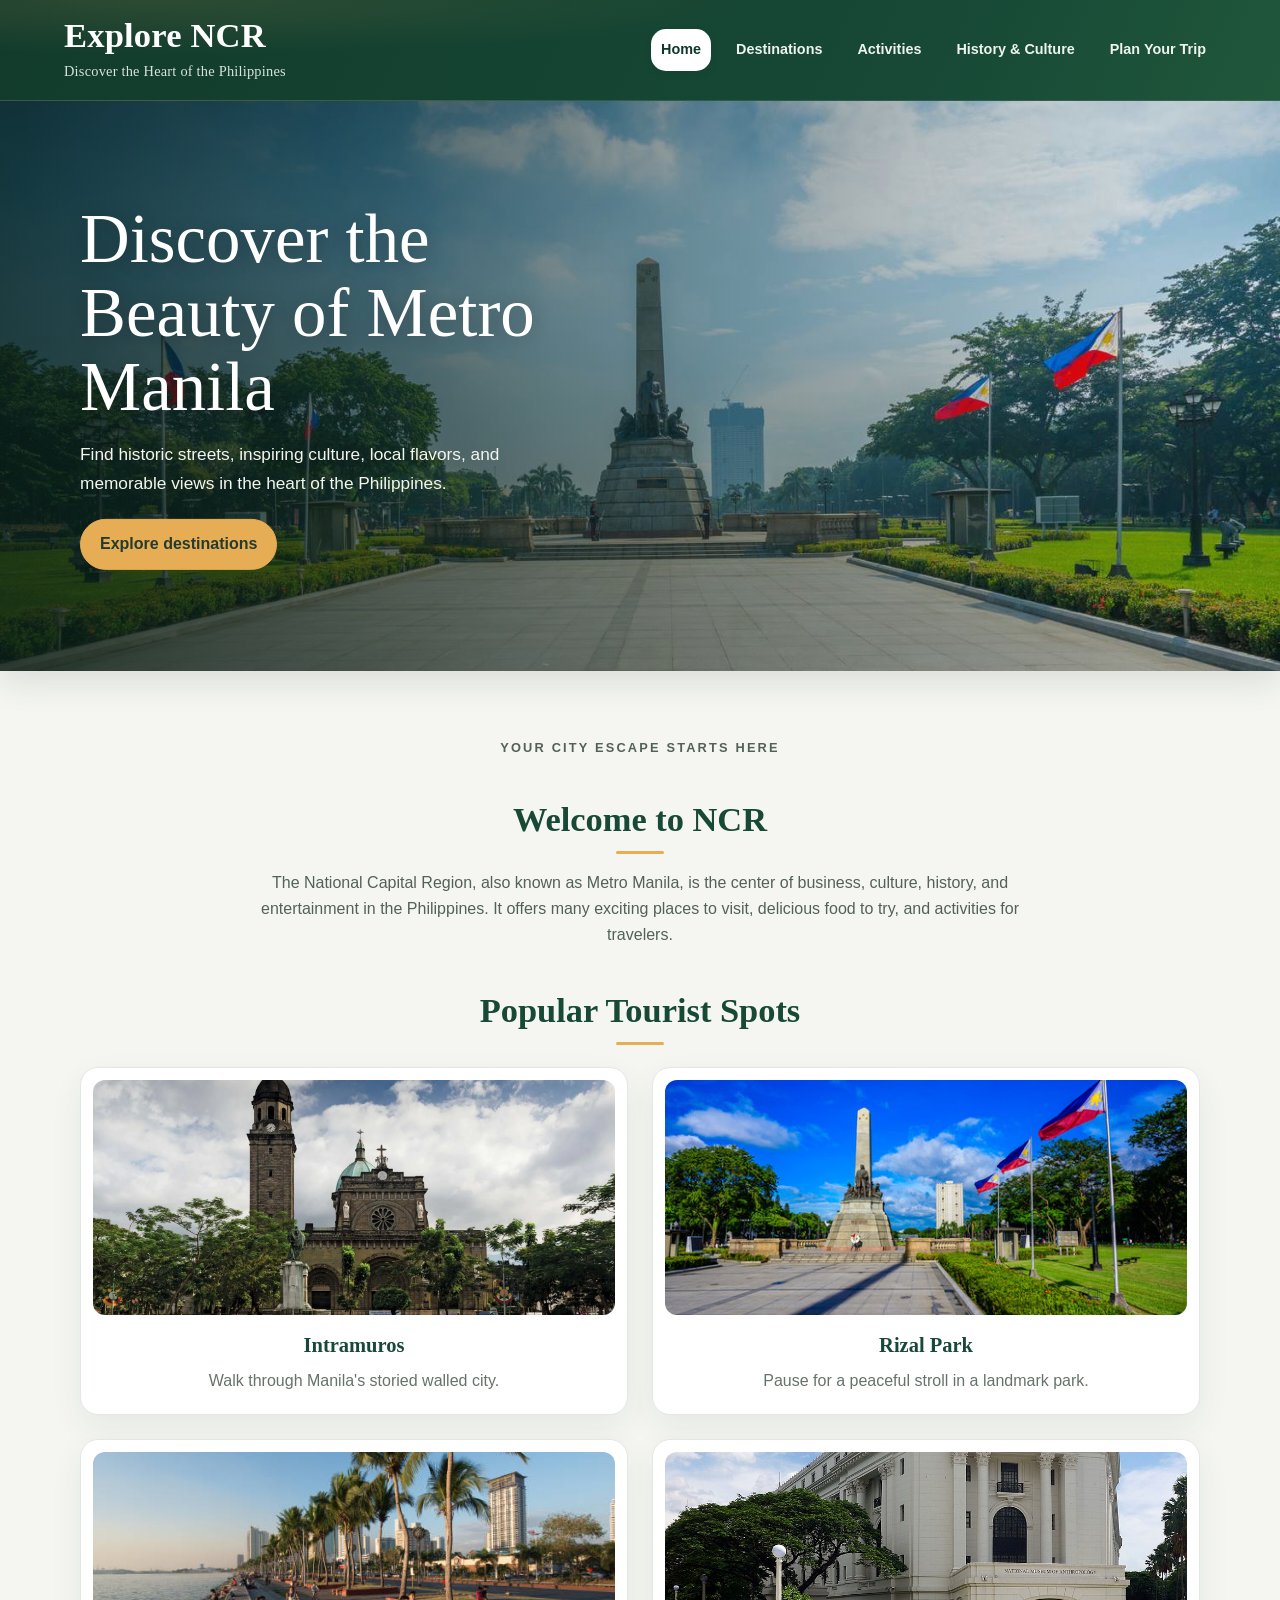
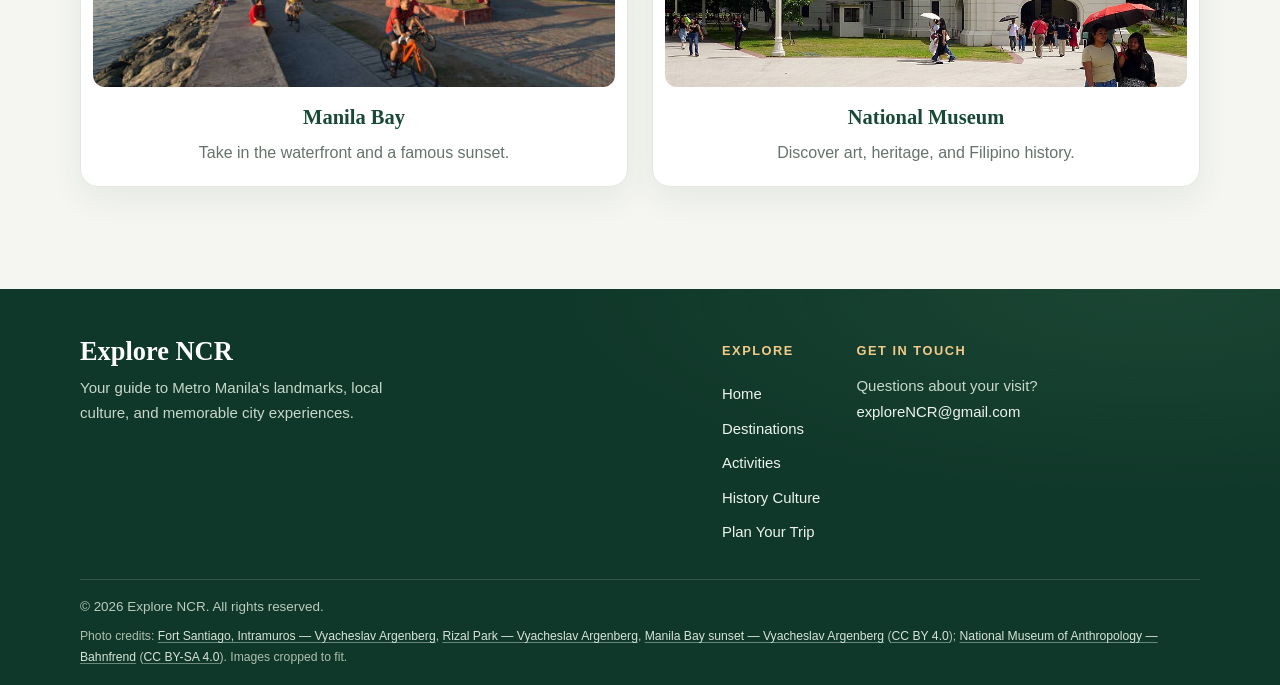
<file: index.html>
<!DOCTYPE html>
<html lang="en">
<head>
    <meta charset="UTF-8">
    <meta name="viewport" content="width=device-width, initial-scale=1.0">
    <title>Explore NCR</title>
    <link rel="stylesheet" href="style.css">
</head>

<body>

<header>
    <h1>Explore NCR</h1>
    <p>Discover the Heart of the Philippines</p>


    <nav>
        <a href="index.html" aria-current="page">Home</a>
        <a href="destinations.html">Destinations</a>
        <a href="activities.html">Activities</a>
        <a href="history.html">History & Culture</a>
        <a href="plan-trip.html">Plan Your Trip</a>
    </nav>

</header>

<section class="hero">
    <img src="Assets/Images/rizal.jpg" alt="Mayon Volcano of Albay">
    <div class="hero-copy">
        <h2>Discover the Beauty of Metro Manila</h2>
        <p>Find historic streets, inspiring culture, local flavors, and memorable views in the heart of the Philippines.</p>
        <a class="button" href="destinations.html">Explore destinations</a>
    </div>
</section>

<section class="content">
    <p class="eyebrow">Your city escape starts here</p>
    <h2>Welcome to NCR</h2>

    <p>
        The National Capital Region, also known as Metro Manila, is the
        center of business, culture, history, and entertainment in the
        Philippines. It offers many exciting places to visit, delicious
        food to try, and activities for travelers.
    </p>

    <h2>Popular Tourist Spots</h2>

    <div class="gallery">

        <div>
            <img src="Assets/Images/Intramuros.webp" alt="Fort Santiago gate in Intramuros">
            <h3>Intramuros</h3>
            <p>Walk through Manila's storied walled city.</p>
        </div>

        <div>
            <img src="Assets/Images/Rizal park.jpg" alt="Green park scenery at Rizal Park">
            <h3>Rizal Park</h3>
            <p>Pause for a peaceful stroll in a landmark park.</p>
        </div>

        <div>
            <img src="Assets/Images/Manila bay.jpg" alt="View across Manila Bay">
            <h3>Manila Bay</h3>
            <p>Take in the waterfront and a famous sunset.</p>
        </div>

        <div>
            <img src="Assets/Images/national-museum.jpg" alt="Exterior of the National Museum of Anthropology in Manila">
            <h3>National Museum</h3>
            <p>Discover art, heritage, and Filipino history.</p>
        </div>

    </div>
</section>

<footer>
    <div class="footer-main">
        <section class="footer-brand" aria-label="About Explore NCR">
            <h2>Explore NCR</h2>
            <p>Your guide to Metro Manila's landmarks, local culture, and memorable city experiences.</p>
        </section>
        <nav class="footer-links" aria-label="Footer navigation">
            <h2 class="footer-heading">Explore</h2>
            <a href="index.html">Home</a>
            <a href="destinations.html">Destinations</a>
            <a href="activities.html">Activities</a>
            <a href="history.html">History Culture</a>
            <a href="plan-trip.html">Plan Your Trip</a>
        </nav>
        <section class="footer-contact" aria-label="Contact information">
            <h2 class="footer-heading">Get in touch</h2>
            <p>Questions about your visit?</p>
            <a href="mailto:exploreNCR@gmail.com">exploreNCR@gmail.com</a>
        </section>
    </div>
    <div class="footer-bottom">
        <p>© 2026 Explore NCR. All rights reserved.</p>
        <p class="footer-credits">
            Photo credits:
            <a href="https://commons.wikimedia.org/wiki/File:Manila,_Fort_Santiago,_Walled_city_of_Intramuros,_Philippines.jpg">Fort Santiago, Intramuros — Vyacheslav Argenberg</a>,
            <a href="https://commons.wikimedia.org/wiki/File:Manila,_Rizal_Park,_Philippines.jpg">Rizal Park — Vyacheslav Argenberg</a>,
            <a href="https://commons.wikimedia.org/wiki/File:Dreamy_sunset_in_Manila_Bay,_Manila,_Philippines.jpg">Manila Bay sunset — Vyacheslav Argenberg</a>
            (<a href="https://creativecommons.org/licenses/by/4.0/">CC BY 4.0</a>);
            <a href="https://commons.wikimedia.org/wiki/File:Exterior_of_the_National_Museum_of_Anthropology_(Manila),_2025_(01).jpg">National Museum of Anthropology — Bahnfrend</a>
            (<a href="https://creativecommons.org/licenses/by-sa/4.0/">CC BY-SA 4.0</a>). Images cropped to fit.
        </p>
    </div>
</footer>


</body>
</html>
</file>
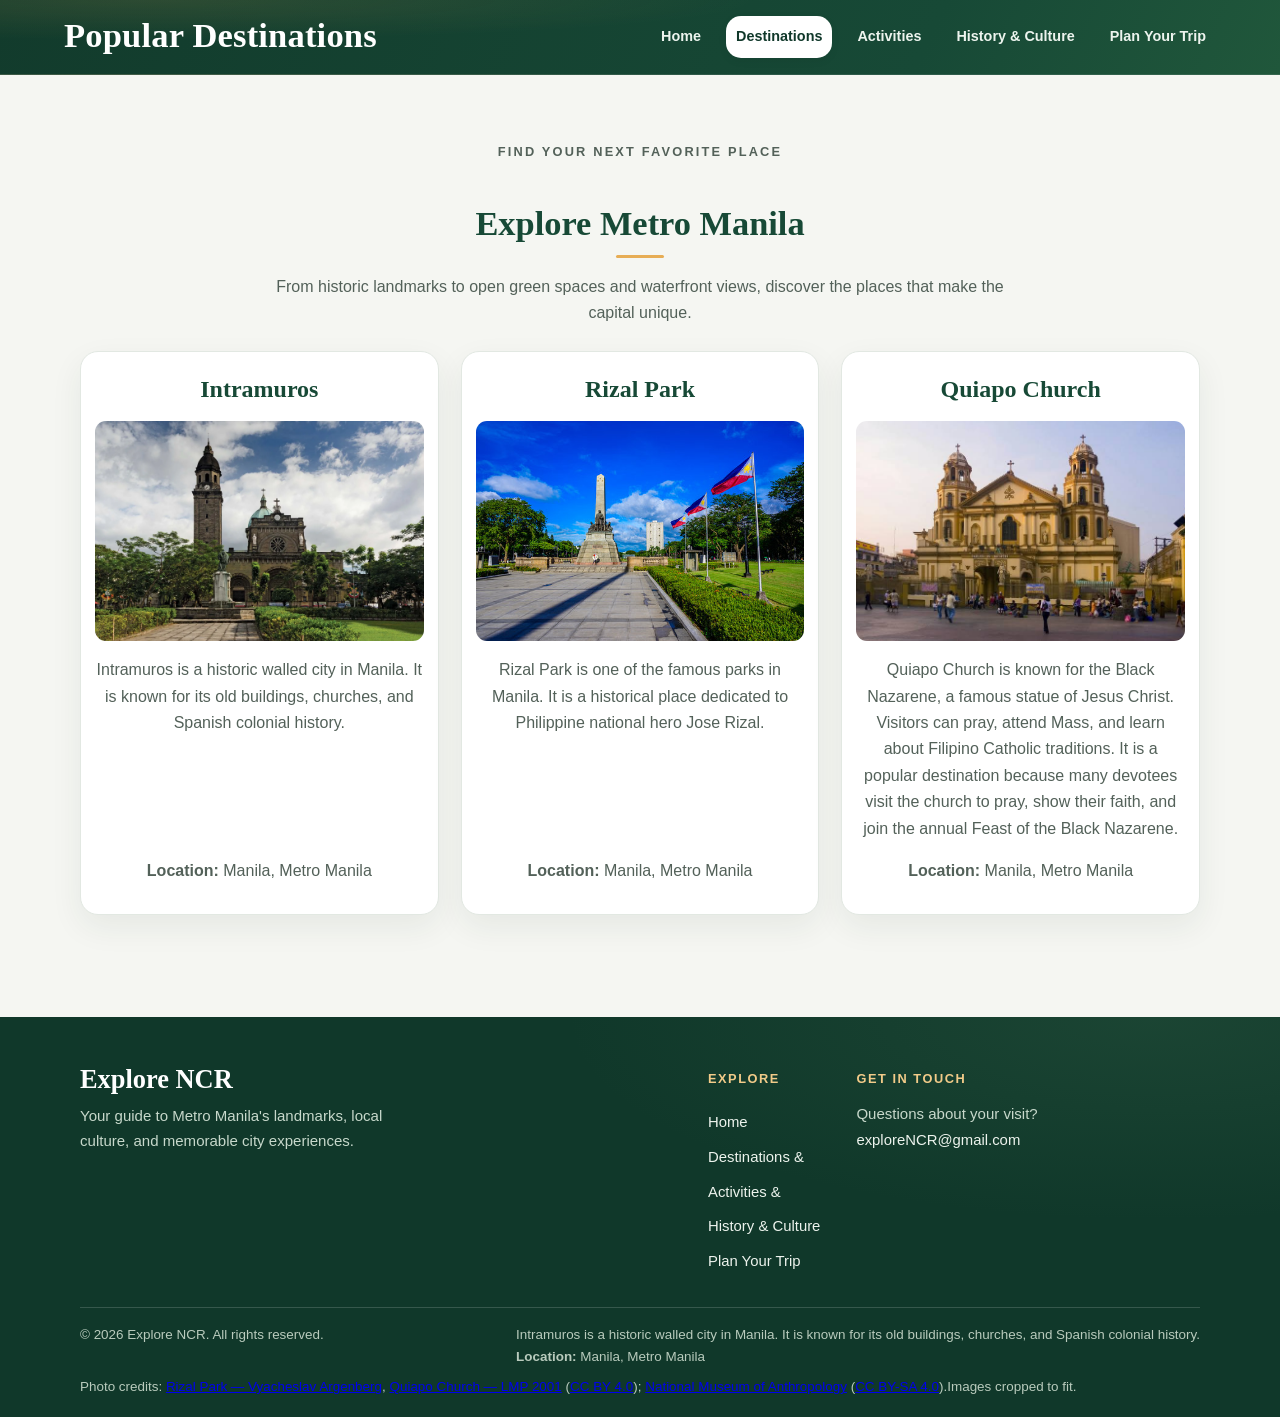
<file: destinations.html>
<!DOCTYPE html>
<html lang="en">
<head>
    <meta charset="UTF-8">
    <meta name="viewport" content="width=device-width, initial-scale=1.0">
    <title>Popular Destinations</title>
    <link rel="stylesheet" href="style.css">
</head>

<body>

<header>
    <h1>Popular Destinations</h1>

    <nav>
        <a href="index.html">Home</a>
        <a href="destinations.html" aria-current="page">Destinations</a>
        <a href="activities.html">Activities</a>
        <a href="history.html">History & Culture</a>
        <a href="plan-trip.html">Plan Your Trip</a>
    </nav>
</header>

<section class="content">

    <p class="eyebrow">Find your next favorite place</p>
    <h2>Explore Metro Manila</h2>
    <p>From historic landmarks to open green spaces and waterfront views, discover the places that make the capital unique.</p>

    <div class="destination-grid">
        <article class="destination">
           <h2>Intramuros</h2>
           <img src="Assets/Images/Intramuros.webp" alt="Intramuros, the historic walled city in Manila" loading="lazy">
            <p>
                Intramuros is a historic walled city in Manila. It is known
                for its old buildings, churches, and Spanish colonial history.
            </p>
            <p><b>Location:</b> Manila, Metro Manila</p>
        </article>

        <article class="destination">
            <h2>Rizal Park</h2>

          <img src="Assets/Images/Rizal park.jpg" alt="Luneta Park (Rizal Park) in Manila" loading="lazy">
             
             <p>
                Rizal Park is one of the famous parks in Manila. It is a
                historical place dedicated to Philippine national hero
                Jose Rizal.
            </p>
            <p><b>Location:</b> Manila, Metro Manila</p>
        </article>

        <article class="destination">
            <h2>Quiapo Church</h2>
           <img src="Assets/Images/Quiapo Church.jpg" alt="Quiapo Church in Manila" loading="lazy">
            <p>
                Quiapo Church is known for the Black Nazarene, a famous statue of Jesus Christ. 
                Visitors can pray, attend Mass,
                and learn about Filipino Catholic traditions.
                It is a popular destination because many devotees 
                visit the church to pray, show their faith, and join
                the annual Feast of the Black Nazarene.
            </p>
            <p><b>Location:</b> Manila, Metro Manila</p>
        </article>
    </div>

</section>

<footer>
    <div class="footer-main">
        <section class="footer-brand" aria-label="About Explore NCR">
            <h2>Explore NCR</h2>
            <p>Your guide to Metro Manila's landmarks, local culture, and memorable city experiences.</p>
        </section>
        <nav class="footer-links" aria-label="Footer navigation">
            <h2 class="footer-heading">Explore</h2>
            <a href="index.html">Home</a>
            <a href="destinations.html">Destinations &amp;</a>
            <a href="activities.html">Activities &amp;</a>
            <a href="history.html">History &amp; Culture</a>
            <a href="plan-trip.html">Plan Your Trip</a>
        </nav>
        <section class="footer-contact" aria-label="Contact information">
            <h2 class="footer-heading">Get in touch</h2>
            <p>Questions about your visit?</p>
            <a href="mailto:exploreNCR@gmail.com">exploreNCR@gmail.com</a>
        </section>
    </div>
    <div class="footer-bottom">
    <p class="copyright">© 2026 Explore NCR. All rights reserved.</p>

    <div class="footer-info">
        <p class="about">
            Intramuros is a historic walled city in Manila. It is known
            for its old buildings, churches, and Spanish colonial history.
        </p>
        <p class="location"><b>Location:</b> Manila, Metro Manila</p>
    </div>

    <p class="credits">
        Photo credits:
        <a href="https://commons.wikimedia.org/wiki/File:Manila,_Rizal_Park,_Philippines.jpg">Rizal Park — Vyacheslav Argenberg</a>,
        <a href="https://commons.wikimedia.org/wiki/File:Quiapo_Church_2024-05-31.jpg">Quiapo Church — LMP 2001</a>
        (<a href="https://creativecommons.org/licenses/by/4.0/">CC BY 4.0</a>);
        <a href="https://commons.wikimedia.org/wiki/File:Exterior_of_the_National_Museum_of_Anthropology_(Manila),_2025_(01).jpg">National Museum of Anthropology</a>
        (<a href="https://creativecommons.org/licenses/by-sa/4.0/">CC BY-SA 4.0</a>).Images cropped to fit.
    </p>
</div>
</footer>

</body>
</html>
</file>
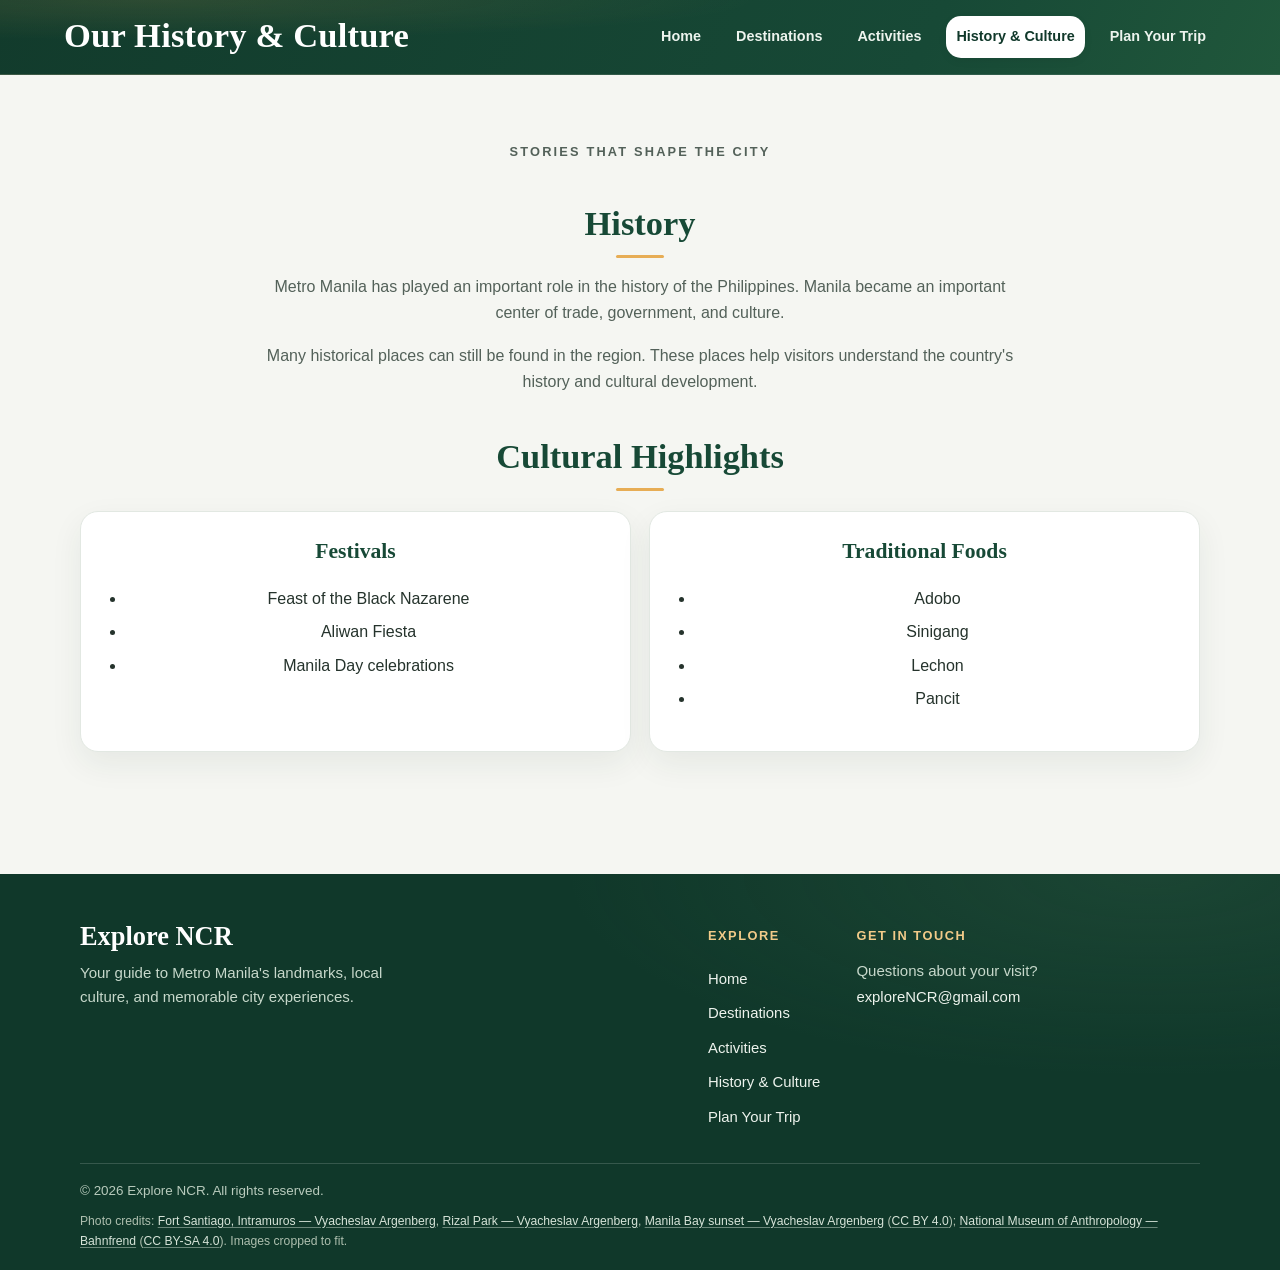
<file: history.html>
<!DOCTYPE html>
<html lang="en">
<head>
    <meta charset="UTF-8">
    <meta name="viewport" content="width=device-width, initial-scale=1.0">
    <title>Our History & Culture</title>
    <link rel="stylesheet" href="style.css">
</head>

<body>

<header>
    <h1>Our History & Culture</h1>

    <nav>
        <a href="index.html">Home</a>
        <a href="destinations.html">Destinations</a>
        <a href="activities.html">Activities</a>
        <a href="history.html" aria-current="page">History & Culture</a>
        <a href="plan-trip.html">Plan Your Trip</a>
    </nav>
</header>

<section class="content">

    <p class="eyebrow">Stories that shape the city</p>
    <h2>History</h2>

    <p>
        Metro Manila has played an important role in the history of
        the Philippines. Manila became an important center of trade,
        government, and culture.
    </p>

    <p>
        Many historical places can still be found in the region.
        These places help visitors understand the country's history
        and cultural development.
    </p>

    <h2>Cultural Highlights</h2>

    <div class="info-grid">
        <section class="info-card">
            <h3>Festivals</h3>
            <ul>
                <li>Feast of the Black Nazarene</li>
                <li>Aliwan Fiesta</li>
                <li>Manila Day celebrations</li>
            </ul>
        </section>

        <section class="info-card">
            <h3>Traditional Foods</h3>
            <ul>
                <li>Adobo</li>
                <li>Sinigang</li>
                <li>Lechon</li>
                <li>Pancit</li>
            </ul>
        </section>
    </div>

</section>

<footer>
    <div class="footer-main">
        <section class="footer-brand" aria-label="About Explore NCR">
            <h2>Explore NCR</h2>
            <p>Your guide to Metro Manila's landmarks, local culture, and memorable city experiences.</p>
        </section>
        <nav class="footer-links" aria-label="Footer navigation">
            <h2 class="footer-heading">Explore</h2>
            <a href="index.html">Home</a>
            <a href="destinations.html">Destinations</a>
            <a href="activities.html">Activities</a>
            <a href="history.html">History &amp; Culture</a>
            <a href="plan-trip.html">Plan Your Trip</a>
        </nav>
        <section class="footer-contact" aria-label="Contact information">
            <h2 class="footer-heading">Get in touch</h2>
            <p>Questions about your visit?</p>
            <a href="mailto:exploreNCR@gmail.com">exploreNCR@gmail.com</a>
        </section>
    </div>
    <div class="footer-bottom">
        <p>© 2026 Explore NCR. All rights reserved.</p>
        <p class="footer-credits">
            Photo credits:
            <a href="https://commons.wikimedia.org/wiki/File:Manila,_Fort_Santiago,_Walled_city_of_Intramuros,_Philippines.jpg">Fort Santiago, Intramuros — Vyacheslav Argenberg</a>,
            <a href="https://commons.wikimedia.org/wiki/File:Manila,_Rizal_Park,_Philippines.jpg">Rizal Park — Vyacheslav Argenberg</a>,
            <a href="https://commons.wikimedia.org/wiki/File:Dreamy_sunset_in_Manila_Bay,_Manila,_Philippines.jpg">Manila Bay sunset — Vyacheslav Argenberg</a>
            (<a href="https://creativecommons.org/licenses/by/4.0/">CC BY 4.0</a>);
            <a href="https://commons.wikimedia.org/wiki/File:Exterior_of_the_National_Museum_of_Anthropology_(Manila),_2025_(01).jpg">National Museum of Anthropology — Bahnfrend</a>
            (<a href="https://creativecommons.org/licenses/by-sa/4.0/">CC BY-SA 4.0</a>). Images cropped to fit.
        </p>
    </div>
</footer>

</body>
</html>
</file>
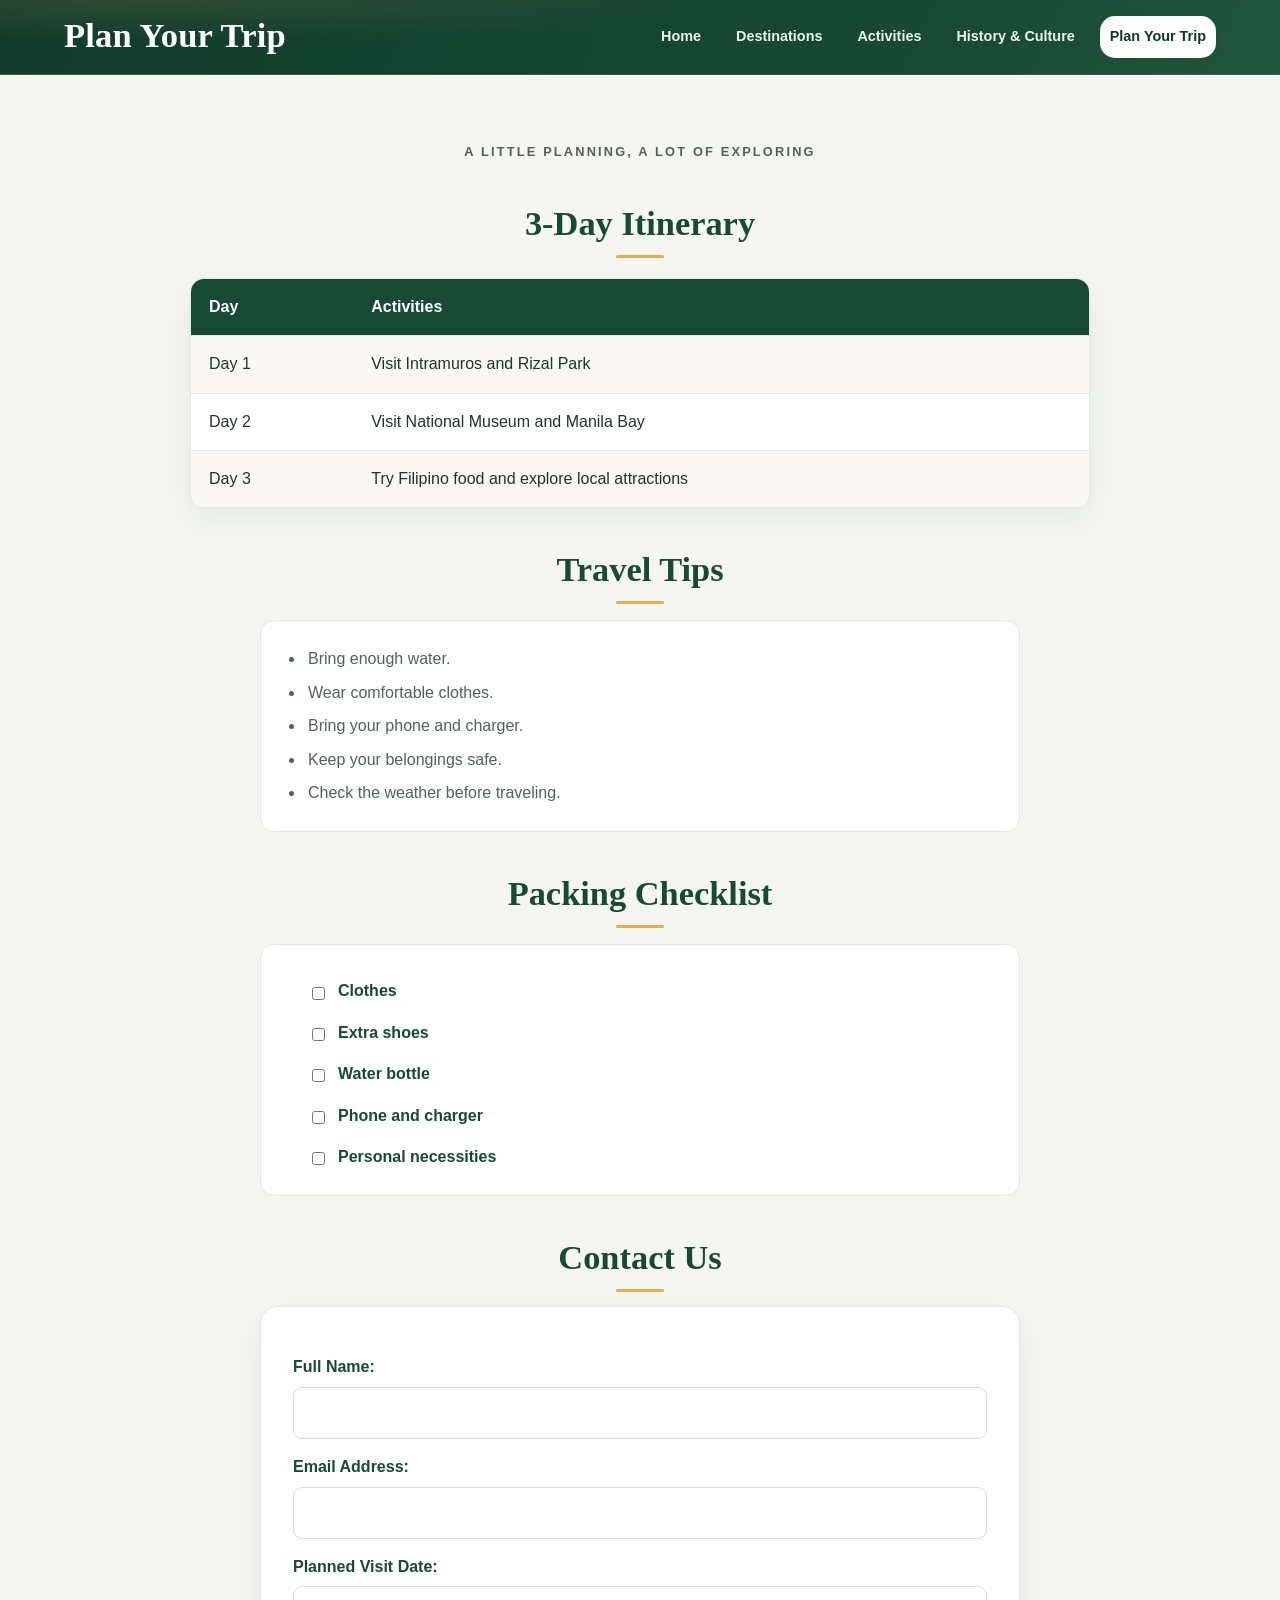
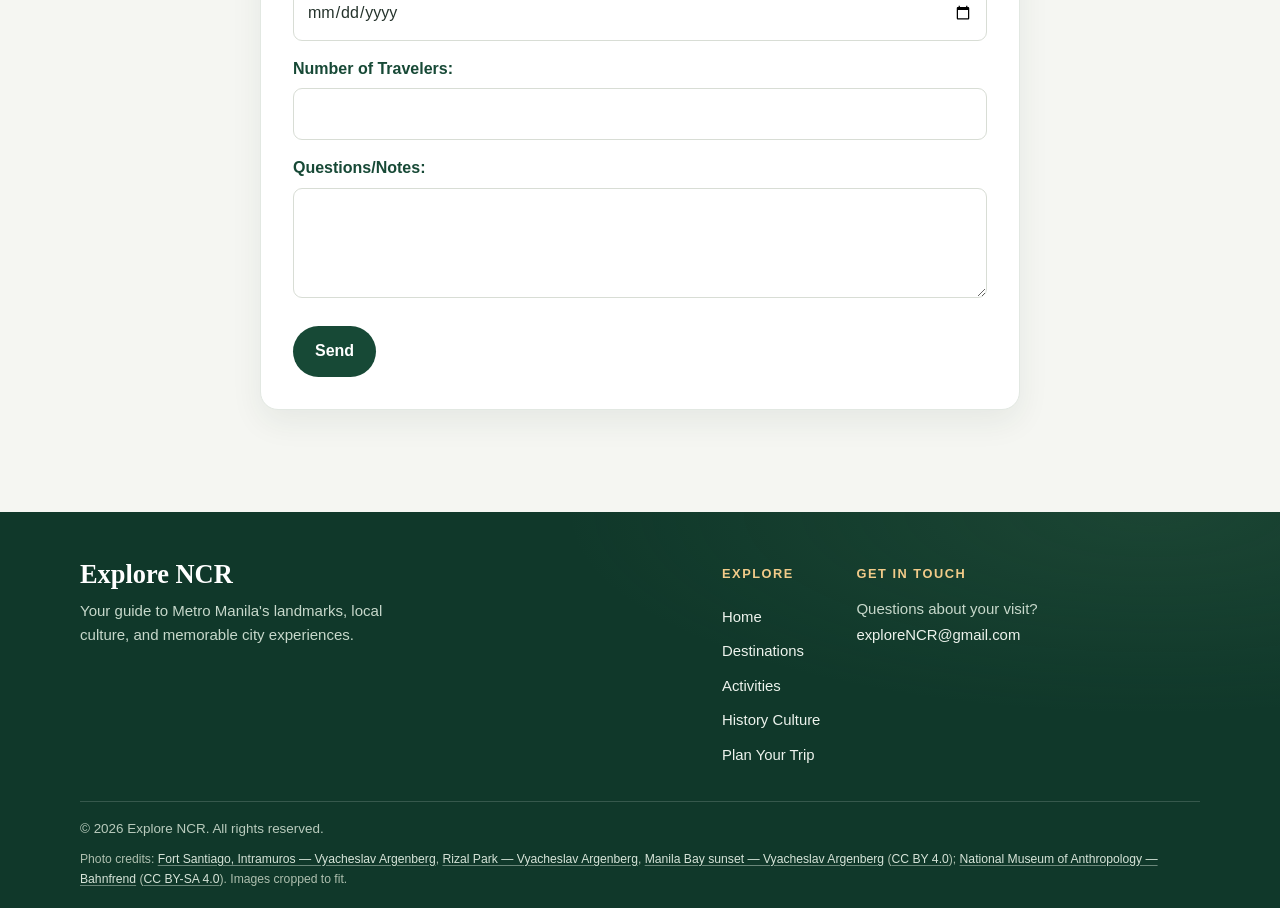
<file: plan-trip.html>
<!DOCTYPE html>
<html lang="en">
<head>
    <meta charset="UTF-8">
    <meta name="viewport" content="width=device-width, initial-scale=1.0">
    <title>Plan Your Trip</title>
    <link rel="stylesheet" href="style.css">
</head>

<body>

<header>
    <h1>Plan Your Trip</h1>

    <nav>
        <a href="index.html">Home</a>
        <a href="destinations.html">Destinations</a>
        <a href="activities.html">Activities</a>
        <a href="history.html">History & Culture</a>
        <a href="plan-trip.html" aria-current="page">Plan Your Trip</a>
    </nav>
</header>

<section class="content">

    <p class="eyebrow">A little planning, a lot of exploring</p>
    <h2>3-Day Itinerary</h2>

    <table>
        <tbody>
        <tr>
            <th>Day</th>
            <th>Activities</th>
        </tr>

        <tr>
            <td>Day 1</td>
            <td>Visit Intramuros and Rizal Park</td>
        </tr>

        <tr>
            <td>Day 2</td>
            <td>Visit National Museum and Manila Bay</td>
        </tr>

        <tr>
            <td>Day 3</td>
            <td>Try Filipino food and explore local attractions</td>
        </tr>
        </tbody>
    </table>

    <h2>Travel Tips</h2>

    <ul>
        <li>Bring enough water.</li>
        <li>Wear comfortable clothes.</li>
        <li>Bring your phone and charger.</li>
        <li>Keep your belongings safe.</li>
        <li>Check the weather before traveling.</li>
    </ul>

    <h2>Packing Checklist</h2>

    <ul class="checklist">
  <li><label><input type="checkbox"> Clothes</label></li>
  <li><label><input type="checkbox"> Extra shoes</label></li>
  <li><label><input type="checkbox"> Water bottle</label></li>
  <li><label><input type="checkbox"> Phone and charger</label></li>
  <li><label><input type="checkbox"> Personal necessities</label></li>
</ul>

    <h2>Contact Us</h2>

    <form>

        <label for="full-name">Full Name:</label>
        <input id="full-name" name="full-name" type="text" autocomplete="name">

        <label for="email">Email Address:</label>
        <input id="email" name="email" type="email" autocomplete="email">

        <label for="visit-date">Planned Visit Date:</label>
        <input id="visit-date" name="visit-date" type="date">

        <label for="travelers">Number of Travelers:</label>
        <input id="travelers" name="travelers" type="number" min="1">

        <label for="notes">Questions/Notes:</label>
        <textarea id="notes" name="notes"></textarea>

        <button type="submit">Send</button>

    </form>

</section>

<footer>
    <div class="footer-main">
        <section class="footer-brand" aria-label="About Explore NCR">
            <h2>Explore NCR</h2>
            <p>Your guide to Metro Manila's landmarks, local culture, and memorable city experiences.</p>
        </section>
        <nav class="footer-links" aria-label="Footer navigation">
            <h2 class="footer-heading">Explore</h2>
            <a href="index.html">Home</a>
            <a href="destinations.html">Destinations</a>
            <a href="activities.html">Activities</a>
            <a href="history.html">History Culture</a>
            <a href="plan-trip.html">Plan Your Trip</a>
        </nav>
        <section class="footer-contact" aria-label="Contact information">
            <h2 class="footer-heading">Get in touch</h2>
            <p>Questions about your visit?</p>
            <a href="mailto:exploreNCR@gmail.com">exploreNCR@gmail.com</a>
        </section>
    </div>
    <div class="footer-bottom">
        <p>© 2026 Explore NCR. All rights reserved.</p>
        <p class="footer-credits">
            Photo credits:
            <a href="https://commons.wikimedia.org/wiki/File:Manila,_Fort_Santiago,_Walled_city_of_Intramuros,_Philippines.jpg">Fort Santiago, Intramuros — Vyacheslav Argenberg</a>,
            <a href="https://commons.wikimedia.org/wiki/File:Manila,_Rizal_Park,_Philippines.jpg">Rizal Park — Vyacheslav Argenberg</a>,
            <a href="https://commons.wikimedia.org/wiki/File:Dreamy_sunset_in_Manila_Bay,_Manila,_Philippines.jpg">Manila Bay sunset — Vyacheslav Argenberg</a>
            (<a href="https://creativecommons.org/licenses/by/4.0/">CC BY 4.0</a>);
            <a href="https://commons.wikimedia.org/wiki/File:Exterior_of_the_National_Museum_of_Anthropology_(Manila),_2025_(01).jpg">National Museum of Anthropology — Bahnfrend</a>
            (<a href="https://creativecommons.org/licenses/by-sa/4.0/">CC BY-SA 4.0</a>). Images cropped to fit.
        </p>
    </div>
</footer>

</body>
</html>
</file>
<file: style.css>
:root {
    color-scheme: light;
    --forest: #174936;
    --forest-dark: #10382a;
    --leaf: #477858;
    --sand: #f5f6f2;
    --paper: #ffffff;
    --sun: #e7ad55;
    --ink: #25332c;
    --muted: #65736a;
    --line: #e2e8e2;
    --shadow: 0 12px 32px rgb(31 55 39 / 7%);
}

* {
    box-sizing: border-box;
}

html {
    scroll-behavior: smooth;
}

body {
    margin: 0;
    background: var(--sand);
    color: var(--ink);
    font-family: "Segoe UI", "Helvetica Neue", Arial, sans-serif;
    line-height: 1.65;
}

header {
    position: relative;
    z-index: 2;
    display: grid;
    grid-template-columns: minmax(220px, .85fr) minmax(0, 1.6fr);
    grid-template-areas:
        "title nav"
        "tagline nav";
    align-items: center;
    column-gap: 28px;
    padding: 16px clamp(20px, 5vw, 76px);
    border-bottom: 1px solid rgb(255 255 255 / 10%);
    background:
        radial-gradient(ellipse at 12% 0%, rgb(231 173 85 / 12%), transparent 38%),
        linear-gradient(115deg, #123b2c, #174936 72%, #20573b);
    color: white;
}

header h1 {
    grid-area: title;
    align-self: end;
    margin: 0;
    font-family: Georgia, "Times New Roman", serif;
    font-size: clamp(1.65rem, 2.7vw, 2.2rem);
    font-weight: 600;
    letter-spacing: .005em;
    line-height: 1.15;
}

header > p {
    grid-area: tagline;
    align-self: start;
    margin: 4px 0 0;
    color: #d6e4da;
    font-size: .9rem;
    font-family: 'Times New Roman', Times, serif;
    letter-spacing: .015em;
   
}

nav {
    display: flex;
    flex-wrap: nowrap;
    justify-content: flex-end;
    align-items: center;
    font-family: Arial, Helvetica, sans-serif;
    gap: 15px;
    margin: 0;
    grid-area: nav;
    
}

hr {
    width: 50%;
    border: none;
    height: 2px;
    background-color: blue;
    margin: 10px 0;
}



nav a {
    position: relative;
    padding: 8px 9px;
    border: 1px solid transparent;
    border-radius: 15px;
    color: #edf4ee;
    font-size: .90rem;
    font-weight: 640;
    white-space: nowrap;
    text-decoration: none;
    transition: color 180ms ease, background-color 180ms ease,
        border-color 180ms ease, box-shadow 180ms ease, transform 180ms ease;
}

nav a:hover,
nav a[aria-current="page"],
nav a:focus-visible {
    border-color: rgb(255 255 255 / 16%);
    background: rgb(255 255 255 / 12%);
    color: white;
}

nav a[aria-current="page"] {
    background: white;
    box-shadow: 0 3px 10px rgb(0 0 0 / 5%);
    color: var(--forest-dark);
}

nav a:hover {
    transform: translateY(-1px);
}

nav a:focus-visible,
a:focus-visible,
button:focus-visible,
input:focus-visible,
textarea:focus-visible {
    outline: 3px solid var(--sun);
    outline-offset: 3px;
}

.hero {
    position: relative;
    min-height: 410px;
    overflow: hidden;
    background: var(--forest-dark);
    box-shadow: 0 12px 30px rgb(31 55 39 / 12%);
}

.hero::after {
    position: absolute;
    inset: 0;
    background: linear-gradient(90deg, rgb(9 30 23 / 76%), rgb(9 30 23 / 9%) 90%),
        linear-gradient(0deg, rgb(9 30 23 / 20%), transparent 60%);
    content: "";
    pointer-events: none;
}

.hero img {
    display: block;
    width: 100%;
    height: clamp(340px, 48vw, 570px);
    object-fit: cover;
    object-position: center;
    transition: transform 500ms ease;
}

.hero:hover img {
    transform: scale(1.000);

}

.hero-copy {
    position: absolute;
    z-index: 1;
    top: 50%;
    left: max(6%, calc((100% - 1120px) / 2));
    width: min(560px, 82%);
    transform: translateY(-50%);
    color: white;
}

.eyebrow {
    margin: 0 0 10px;
    color: #f2cb89;
    font-size: .8rem;
    font-weight: 750;
    letter-spacing: .17em;
    text-transform: uppercase;
}

.hero-copy h2 {
    margin: 0;
    font-family: Georgia, "Times New Roman", serif;
    font-size: clamp(2.3rem, 5.7vw, 4.3rem);
    font-weight: 500;
    line-height: 1.08;
    text-shadow: 0 2px 18px rgb(0 0 0 / 24%);
}

.hero-copy p {
    max-width: 470px;
    margin: 16px 0 22px;
    color: #f4f5ee;
    font-size: 1.08rem;
}

.button {
    display: inline-block;
    padding: 11px 19px;
    border: 1px solid var(--sun);
    border-radius: 999px;
    background: var(--sun);
    color: #243c2f;
    font-weight: 750;
    text-decoration: none;
    transition: transform 180ms ease, background-color 180ms ease, box-shadow 180ms ease;
}

.button:hover {
    transform: translateY(-2px);
    background: #f2c477;
    box-shadow: 0 7px 18px rgb(0 0 0 / 20%);
}

.content {
    width: min(1120px, 90%);
    margin: 0 auto;
    padding: clamp(38px, 5.5vw, 66px) 0;
}

    .content > .eyebrow,
    .content > h2,
    .content > p {
    margin-right: auto;
    margin-left: auto;
    text-align: center;
}

.content > h2 {
    margin: 40px 0 14px;
    color: var(--forest);
    font-family: Georgia, "Times New Roman", serif;
    font-size: clamp(1.65rem, 3vw, 2.15rem);
    line-height: 1.25;
}

.content > h2:first-child {
    margin-top: 0;
}

.content > h2::after {
    display: block;
    width: 48px;
    height: 3px;
    margin-top: 10px;
    margin-right: auto;
    margin-left: auto;
    border-radius: 2px;
    background: var(--sun);
    content: "";
}

.content > p {
    max-width: 760px;
    color: #536159;
}

.gallery {
    display: grid;
    grid-template-columns: repeat(2, minmax(0, 1fr));
    grid-auto-rows: 1fr;
    gap: 24px;
    margin-top: 22px;
}

.gallery > div,
.destination,
.activity-card,
.info-card {
    overflow: hidden;
    border: 1px solid var(--line);
    border-radius: 18px;
    background: var(--paper);
    box-shadow: var(--shadow);
    transition: transform 180ms ease, box-shadow 220ms ease, border-color 180ms ease;
}

.gallery > div:hover,
.destination:hover,
.activity-card:hover,
.info-card:hover {
    transform: translateY(-5px);
    border-color: #c4d4c4;
    box-shadow: 0 18px 36px rgb(31 55 39 / 14%);
}

.gallery > div {
    display: flex;
    flex-direction: column;
    padding: 12px;
    text-align: center;
}

.gallery img,
.destination img,
.activity-card img {
    display: block;
    width: 100%;
    height: 235px;
    border-radius: 12px;
    background: #dce5d9;
    object-fit: cover;
    transition: transform 270ms ease, filter 300ms ease;
}

.gallery > div:hover img,
.destination:hover img,
.activity-card:hover img {
    transform: scale(1.015);
    filter: saturate(1.08);
}

.gallery h3,
.activity-card h3 {
    margin: 14px 8px 5px;
    color: var(--forest);
    font-family: Georgia, "Times New Roman", serif;
    font-size: 1.28rem;
}

.gallery p,
.activity-card p {
    margin: 0 8px 8px;
    color: var(--muted);
}

.destination-grid {
    display: grid;
    grid-template-columns: repeat(3, minmax(0, 1fr));
    align-items: stretch;
    gap: 22px;
    margin-top: 24px;
}

.destination {
    display: flex;
    flex-direction: column;
    margin: 0;
    padding: 14px;
    text-align: center;
}

.destination h2 {
    margin: 4px 0 12px;
    color: var(--forest);
    font-family: Georgia, "Times New Roman", serif;
}

.destination img {
    width: 100%;
    max-width: none;
    height: 220px;
    border-radius: 11px;
}

.destination p {
    color: #536159;
}

.destination p:last-child {
    margin-top: auto;
}

.student-note {
    display: inline-block;
    padding: 8px 13px;
    border: 1px solid #e6dfcb;
    border-radius: 999px;
    background: #fffaf0;
    color: #66563c;
    font-size: .92rem;
}

.activity-section {
    margin: 0 0 42px;
}

.activity-section h2 {
    margin: 0 0 16px;
    color: var(--forest);
    font-family: Georgia, "Times New Roman", serif;
    font-size: 1.8rem;
    text-align: center;
}

.activity-grid {
    display: grid;
    grid-template-columns: repeat(2, minmax(0, 1fr));
    grid-auto-rows: 1fr;
    gap: 18px;
}

.activity-card {
    display: flex;
    flex-direction: column;
    padding: 12px;
    text-align: center;
}

.activity-card img {
    height: 230px;
}

.activity-card h3 {
    font-size: 1.12rem;
}

.info-grid {
    display: grid;
    grid-template-columns: repeat(2, minmax(0, 1fr));
    gap: 18px;
    margin: 20px 0;
}

.info-card {
    padding: 22px;
    text-align: center;
}

.info-card h3 {
    margin: 0 0 10px;
    color: var(--forest);
    font-family: Georgia, "Times New Roman", serif;
    font-size: 1.35rem;
}

.info-card ul,
.content > ul {
    padding-left: 23px;
}

.info-card li,
.content > ul li {
    margin: 7px 0;
    padding-left: 3px;
}

.content > ul {
    width: min(760px, 100%);
    padding: 18px 24px 18px 44px;
    margin-right: auto;
    margin-left: auto;
    border: 1px solid var(--line);
    border-radius: 14px;
    background: var(--paper);
    color: #536159;
}

table {
    width: min(900px, 100%);
    margin: 20px 0 36px;
    margin-right: auto;
    margin-left: auto;
    overflow: hidden;
    border: 1px solid var(--line);
    border-collapse: separate;
    border-spacing: 0;
    border-radius: 14px;
    background: var(--paper);
    box-shadow: var(--shadow);
}

th,
td {
    padding: 15px 18px;
    border-bottom: 1px solid var(--line);
    text-align: left;
}

th {
    background: var(--forest);
    color: white;
    font-weight: 700;
}

tr:last-child td {
    border-bottom: 0;
}

tbody tr:nth-child(even) {
    background: #f8f7f0;
}

form {
    max-width: 760px;
    margin-right: auto;
    margin-left: auto;
    padding: clamp(20px, 4vw, 32px);
    border: 1px solid var(--line);
    border-radius: 18px;
    background: var(--paper);
    box-shadow: var(--shadow);
}

label {
    display: block;
    margin-top: 15px;
    color: var(--forest);
    font-weight: 700;
}

input,
textarea {
    width: 100%;
    margin-top: 6px;
    padding: 12px 13px;
    border: 1px solid #d8ddd5;
    border-radius: 9px;
    background: white;
    color: var(--ink);
    font: inherit;
}

input:focus,
textarea:focus {
    border-color: var(--leaf);
}

textarea {
    min-height: 110px;
    resize: vertical;
}

button {
    margin-top: 20px;
    padding: 12px 22px;
    border: 0;
    border-radius: 999px;
    background: var(--forest);
    color: white;
    cursor: pointer;
    font: inherit;
    font-weight: 700;
    transition: transform 180ms ease, background-color 180ms ease;
}

button:hover {
    transform: translateY(-2px);
    background: var(--forest-dark);
}

footer {
    margin-top: 36px;
    padding: 46px max(5%, calc((100% - 1120px) / 2)) 18px;
    background:
        radial-gradient(ellipse at 90% 0%, rgb(71 120 88 / 20%), transparent 36%),
        var(--forest-dark);
    color: #edf3ed;
}

.footer-main {
    display: grid;
    grid-template-columns: minmax(220px, 1.25fr) minmax(160px, .8fr) minmax(190px, 1fr);
    gap: 36px;
    padding-bottom: 32px;
}

.footer-brand h2 {
    margin: 0 0 8px;
    color: white;
    font-family: Georgia, "Times New Roman", serif;
    font-size: 1.65rem;
    line-height: 1.25;
}

.footer-brand p,
.footer-contact p {
    max-width: 350px;
    margin: 0;
    color: #c7d8cb;
    font-size: .94rem;
}

.footer-heading {
    margin: 5px 0 13px;
    color: #f2cb89;
    font-size: .8rem;
    font-weight: 750;
    letter-spacing: .12em;
    text-transform: uppercase;
}

.footer-links {
    display: grid;
    grid-area: auto;
    justify-items: start;
    gap: 6px;
    margin: 0;
    padding: 0;
    border: 0;
    border-radius: 0;
    background: transparent;
}

.footer-links a,
.footer-contact a {
    padding: 2px 0;
    border: 0;
    border-radius: 0;
    color: #edf3ed;
    font-size: .93rem;
    font-weight: 400;
    text-decoration: none;
    transition: color 160ms ease, transform 160ms ease;
}

.footer-links a:hover,
.footer-contact a:hover {
    transform: translateX(2px);
    color: #f2cb89;
}

.footer-bottom {
    display: flex;
    flex-wrap: wrap;
    justify-content: space-between;
    gap: 8px 20px;
    padding-top: 16px;
    border-top: 1px solid rgb(255 255 255 / 16%);
    color: #b9cbbd;
    font-size: .84rem;
}

.footer-bottom p {
    margin: 0;
}

.footer-credits {
    flex-basis: 100%;
    color: #aebfaf;
    font-size: .76rem;
    line-height: 1.7;
}

.footer-credits a {
    color: #d7e4d9;
    text-decoration: underline;
    text-decoration-color: rgb(215 228 217 / 45%);
    text-underline-offset: 2px;
}

.footer-credits a:hover {
    color: #f2cb89;
}

@media (max-width: 650px) {
    header {
        grid-template-columns: 1fr;
        grid-template-areas:
            "title"
            "tagline"
            "nav";
        justify-items: center;
        row-gap: 5px;
        padding: 16px 14px 14px;
        text-align: center;
    }

    header h1 {
        align-self: auto;
    }

    header > p {
        align-self: auto;
    }

    nav {
        flex-wrap: wrap;
        justify-content: center;
        gap: 3px;
        width: 100%;
        margin-top: 10px;
        padding: 4px;
        border-radius: 13px;
    }

    nav a {
        padding: 8px 9px;
        font-size: .78rem;
    }

    .hero {
        min-height: 340px;
    }

    .hero img {
        height: 380px;
    }

    .hero-copy {
        left: 7%;
    }

    .activity-card img {
        height: 215px;
    }

    .content {
        width: 88%;
        padding: 38px 0;
    }

    .gallery,
    .activity-grid,
    .info-grid,
    .destination-grid {
        grid-template-columns: 1fr;
    }

    .gallery img {
        height: 215px;
    }

    .destination img {
        height: 240px;
    }

    form {
        padding: 20px;
    }

    footer {
        padding: 34px 6% 16px;
    }

    .footer-main {
        grid-template-columns: 1fr 1fr;
        gap: 24px 18px;
        padding-bottom: 24px;
    }

    .footer-brand {
        grid-column: 1 / -1;
    }

    th,
    td {
        padding: 11px 12px;
    }
}

@media (max-width: 380px) {
    .footer-main {
        grid-template-columns: 1fr;
    }

    .footer-brand {
        grid-column: auto;
    }

    .footer-bottom {
        flex-direction: column;
    }
}

@media (prefers-reduced-motion: reduce) {
    *,
    *::before,
    *::after {
        scroll-behavior: auto !important;
        transition-duration: .01ms !important;
        animation-duration: .01ms !important;
        animation-iteration-count: 1 !important;
    }
    
}
  {
    width: 100%;
    height: 200px;        /* match your img height */
    object-fit: cover;
    border-radius: 10px;  /* match your img radius */
    display: block;
}

.checklist {
  list-style: none;   /* tangtangon ang bullet */
  padding-left: 0;
}

.checklist li {
  margin: 12px 0;
}

.checklist label {
  display: flex;
  align-items: center;
  gap: 10px;
  cursor: pointer;
}

.checklist input[type="checkbox"] {
  width: 13px;
  height: 13px;
  accent-color: #1f4d3a;  /* green nga kolor sa checkmark */
  cursor: pointer;
}
</file>
